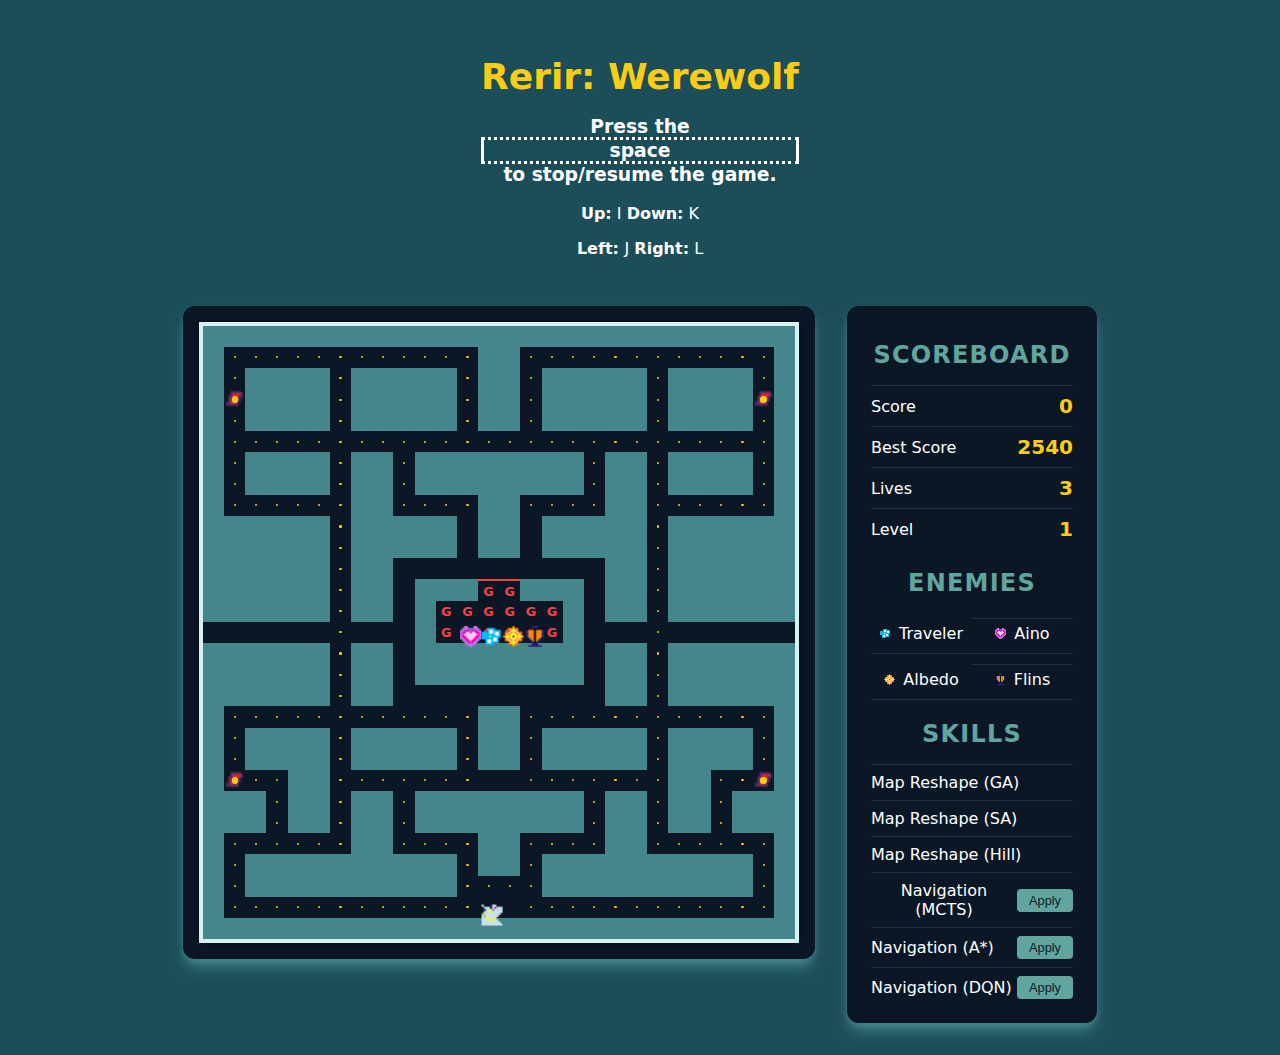
<file: final/index.html>
<!DOCTYPE html>
<html lang="en">
<head>
    <meta charset="UTF-8">
    <meta name="viewport" content="width=device-width, initial-scale=1.0">
    <link rel="icon" type="image/png" href="characters/Rerir.png">
    <link rel="stylesheet" href="style.css">
    
    <title>Pac-Man</title>
</head>
<body>
    <!-- <audio id="bgm" src="To Light the Aeon Dark.mp3" autoplay loop></audio> -->
    <div class="header-container">
        <h1 class="header-title">Rerir: Werewolf</h1>
        <h3 >  Press the <div class="border">space</div> to stop/resume the game.</h3>
       <p><strong>Up:</strong> I <space></space><strong>Down:</strong> K </p>

       <p><strong>Left: </strong>J <strong>Right:</strong> L</p>
    </div>

    <div class="game-area-container">

        <div class="maze-card">
            <div id="maze-grid">
                </div>
        </div>

        <div class="scoreboard">
            <h2 class="scoreboard-title">Scoreboard</h2>
            <div class="score-item">
                <span class="score-label">Score</span>
                <span class="score-value" id="current-score">0</span>
            </div>
            <div class="score-item">
                <span class="score-label">Best Score</span>
                <span class="score-value" id="high-score">2540</span>
            </div>
            <div class="score-item">
                <span class="score-label">Lives</span>
                <span class="score-value" id="lives">1</span>
            </div>
            <div class="score-item">
                <span class="score-label">Level</span>
                <span class="score-value" id="level">1</span>
            </div>

            <h2 class="scoreboard-title">Enemies</h2>

            <div class="enemy-row">
                <div class="score-item enemy-item">
                    <img src="characters/traveler.png"/>
                    <span class="score-label">Traveler</span>
                </div>
                <div class="score-item enemy-item">
                    <img src="characters/Aino.png"/>
                    <span class="score-label">Aino</span>
                </div>
            </div>

            <div class="enemy-row">
                <div class="score-item enemy-item">
                    <img src="characters/Albedo.png"/>
                    <span class="score-label">Albedo</span>
                </div>
                <div class="score-item enemy-item">
                    <img src="characters/Flins.png"/>
                    <span class="score-label">Flins</span>
                </div>
            </div>


            <h2 class="scoreboard-title">Skills</h2>
            <div class="score-item">
                <span class="score-label">Map Reshape (GA)</span>
                <span class="score-value" id="current-score"></span>
            </div>
            <div class="score-item">
                <span class="score-label">Map Reshape (SA)</span>
                <span class="score-value" id="current-score"></span>
            </div>
            <div class="score-item">
                <span class="score-label">Map Reshape (Hill)</span>
                <span class="score-value" id="current-score"></span>
            </div>
            <div class="score-item">
                <span class="score-label">Navigation (MCTS)</span>
                <span class="score-value">
                    <button class="ai-control-btn" data-algorithm="mcts">Apply</button>
                </span>
       
            </div>
            <div class="score-item">
                <span class="score-label">Navigation (A*)</span>
                <span class="score-value">
                    <button class="ai-control-btn" data-algorithm="a_star">Apply</button>
                </span>
            </div>
            <div class="score-item">
                <span class="score-label">Navigation (DQN)</span>
                <span class="score-value">
                    <button class="ai-control-btn" data-algorithm="dqn">Apply</button>
                </span>
            </div>
        </div>

    </div>
    
    <script src="script.js"></script>
    
</body>
</html>
</file>
<file: final/style.css>
* {
    box-sizing: border-box;
}

:root {
    --color-bg-dark: #111827;
    --color-bg-card: #1f2937;
    --color-wall-blue: #1e3a8a;
    --color-yellow: #facc15;
    --color-gray: #9ca3af;
    --color-red: #ef4444;
    
    --color-moon-1: #0C1726;
    --color-moon-2: #1C4E59;
    --color-moon-3: #45858C;
    --color-moon-4: #60A69F;
    --color-moon-5: #D5F2EF;
    
}

body {
    display: flex;
    flex-direction: column;
    align-items: center;
    gap: 2rem;
    min-height: 100vh;
    background-color: var(--color-moon-2);
    color: white;
    padding: 2rem 1rem;
    font-family: system-ui, -apple-system, BlinkMacSystemFont, "Segoe UI", Roboto, "Helvetica Neue", Arial, sans-serif;
    margin: 0;
}

.border{
    border-style:dotted solid;
}

/* Header Styling */
.header-container {
    text-align: center;
    margin-bottom: 0;
}

.header-title {
    font-size: 2.25rem;
    font-weight: 800;
    color: var(--color-yellow);
    margin-bottom: 0.5rem;
}

.header-subtitle {
    color: var(--color-gray);
}

/* Legend Card Styling */
.legend-card {
    margin-top: 0;
    padding: 0.5rem;
    background-color: var(--color-moon-1);
    border-radius: 0.75rem;
    box-shadow: 0 10px 15px -3px rgba(68, 133, 140, 1), 0 4px 6px -2px rgba(68, 133, 140, 1);
    width: 100%;
    max-width: 28rem;
    text-align: center;
}

.legend-title {
    font-size: 1.25rem;
    font-weight: 600;
    color: var(--color-moon-4);
    margin-bottom: 0.75rem;
}

.legend-grid {
    display: grid;
    grid-template-columns: repeat(2, 1fr);
    gap: 0.5rem;
    font-size: 0.875rem;
    max-width: 300px;
    margin: 0.75rem auto 0;
    text-align: left;
}

/* Utility classes for legend items (DOTS, SYMBOLS, WALL) */
.legend-symbol-wall {
    display: inline-block;
    width: 1rem;
    height: 1rem;
    background-color: var(--color-moon-3);
    margin-right: 0.5rem;
    border-radius: 0.125rem;
}
.legend-symbol-wrapper {
    display: inline-flex;
    justify-content: center;
    align-items: center;
    width: 1rem;
    height: 1rem;
    margin-right: 0.5rem;
}

.legend-dot {
    border-radius: 50%;
    background-color: var(--color-yellow);
}

.pellet-dot {
    width: 0.25rem;
    height: 0.25rem;
}

.heart-fragment-dot {
    width: 0.5rem;
    height: 0.5rem;
}

.legend-ghost-symbol {
    color: var(--color-red);
    font-weight: bold;
    font-size: 0.75rem;
}

.legend-pacman-symbol {
    color: var(--color-yellow);
    font-weight: bold;
    font-size: 0.75rem;
}


.game-area-container {
    /* Set up Flexbox for horizontal arrangement */
    display: flex;
    justify-content: center; /* Center the whole area horizontally */
    align-items: flex-start; /* Align items to the top */
    gap: 2rem; /* Spacing between maze and scoreboard */
    width: 100%;
    flex-wrap: wrap; /* Allows the scoreboard to wrap below the maze on small screens */
    max-width: 1000px;
}

/* --- Maze Card Styling --- */
.maze-card {
    padding: 1rem;
    background-color: var(--color-moon-1);
    border-radius: 0.75rem;
    box-shadow: 0 10px 15px -3px rgba(68, 133, 140, 1), 0 4px 6px -2px rgba(68, 133, 140, 1);
    display: flex;
    justify-content: center;
    align-items: center;
    /* This will apply to screens > 768px */
    max-width: calc(600px + 2rem);
    width: 100%;
    flex-shrink: 0;
    overflow: hidden;
}

/* --- Maze Grid Core CSS (Inside the Card) --- */
#maze-grid {
    display: grid;
    grid-template-columns: repeat(28, 1fr);
    width: 100%;
    aspect-ratio: 28 / 29;
    border: 4px solid var(--color-moon-5);
    box-shadow: 0 0 10px rgba(0, 0, 0, 0.5);
    user-select: none;

    /* Allows absolute positioning of Pac-Man and Ghosts */
    position: relative;
}


.scoreboard {
    padding: 1rem 1.5rem;
    background-color: var(--color-moon-1);
    border-radius: 0.75rem;
    box-shadow: 0 10px 15px -3px rgba(68, 133, 140, 1), 0 4px 6px -2px rgba(68, 133, 140, 1);

    width: 100%;
    min-width: 200px;
    max-width: 250px;
    text-align: center;
    flex-grow: 1;
}

.scoreboard-title {
    font-size: 1.5rem;
    font-weight: 700;
    color: var(--color-moon-4);
    margin-bottom: 1rem;
    text-transform: uppercase;
    letter-spacing: 0.05em;
}

.score-item {
    display: flex;
    justify-content: space-between;
    align-items: center;
    padding: 0.5rem 0;
    border-top: 1px solid rgba(255, 255, 255, 0.1);
}

.score-item:first-child {
    border-top: none;
}

.score-label {
    font-size: 1rem;
    color: var(--color-gray);
    font-weight: 500;
}

.score-value {
    font-size: 1.25rem;
    color: var(--color-yellow);
    font-weight: 800;
}

.scoreboard .enemy-row {
    display: flex; 
    justify-content: space-around; 
    
    align-items: center;
    margin-bottom: 5px; 
    padding: 5px 0; 
    border-bottom: 1px solid rgba(255, 255, 255, 0.1);
}

.scoreboard .enemy-row .enemy-item {
    flex: 1; 
    text-align: center; 
    display: flex; 
    align-items: center;
    justify-content: center;
    gap: 8px;
    padding: 5px 0;
}

.scoreboard .score-title {
    margin-bottom: 10px; 
}

.scoreboard .score-item .score-icon {
    font-size: 1.2rem;
}

.scoreboard .score-item .score-label {
    font-size: 1rem; 
    color: var(--color-text-light);
}

.pacman-graphic {
    position: absolute;
    transition: transform var(--game-speed) linear;
    z-index: 10;


    background-image: url('characters/Rerir.png');
    background-size: contain; /* Ensures the image fits within the element */
    background-repeat: no-repeat;
    background-position: center;
}

.cell.heart-fragment {
    background-color: transparent; 
    border-radius: 50%;
    
    background-image: url('Elements/HeartFragment.png'); 
    background-size: contain; /* Ensure the image fits within the cell */
    background-repeat: no-repeat; /* Don't repeat the image */
    background-position: center; /* Center the image in the cell */
    
    /* Adjust padding/margin */
    /* padding: 2px; */ 
    /* margin: 2px; */ 
}

/* Maze Cell Styling */
.cell {
    aspect-ratio: 1 / 1;
    display: flex;
    justify-content: center;
    align-items: center;
}

.wall {
    background-color: var(--color-moon-3);
}

.path, .pellet, .heart-fragment, .ghost-cage, .pacman-start {
    background-color: var(--color-moon-1);
}

.pellet::after {
    content: '';
    width: 10%;
    height: 10%;
    background-color: var(--color-yellow);
    border-radius: 50%;
}

.heart-fragment::after {
    content: '';
    width: 30%;
    height: 30%;
    background-color: var(--color-yellow);
    border-radius: 50%;
    animation: pulse 1s infinite alternate;
}

.pacman-start::after {
    content: '';
}

.ghost-cage::after {
    content: 'G';
    font-size: 0.8rem;
    color: var(--color-red);
    font-weight: bold;
}

.ghost-gate {
    background-color: transparent !important;
    border-top: 2px solid var(--color-red);
    height: 100%;
    width: 100%;
}

/* 1. Traveler */
.traveler-graphic {
    background-image: url('characters/traveler.png'); 
    background-size: contain; 
    background-repeat: no-repeat;
    background-position: center;

    border-radius: 0; 
}

/* 2. Aino */
.aino-graphic {
    background-image: url('characters/Aino.png'); 
    background-size: contain; 
    background-repeat: no-repeat;
    background-position: center;

    border-radius: 0; 
}

/* 3. Flins */
.flins-graphic {
    background-image: url('characters/Flins.png'); 
    background-size: contain; 
    background-repeat: no-repeat;
    background-position: center;

    border-radius: 0; 
}

/* 4. Albedo */
.albedo-graphic {
    background-image: url('characters/Albedo.png'); 
    background-size: contain; 
    background-repeat: no-repeat;
    background-position: center;

    border-radius: 0; 
}

.ghost-graphic {
    position: absolute;
    transition: transform var(--game-speed) linear;
    z-index: 5;

    width: auto;
    height: auto;

    border-radius: 0;
    background-size: contain;
    background-repeat: no-repeat;
    background-position: center;
}

.ai-control-btn {
    background-color: var(--color-moon-4);
    color: var(--color-bg-dark);
    border: none;
    padding: 0.25rem 0.75rem;
    border-radius: 4px;
    cursor: pointer;
    font-size: 0.8rem;
    transition: background-color 0.2s, transform 0.1s;
}

.ai-control-btn:hover {
    background-color: var(--color-yellow);
}

.ai-control-btn:active {
    transform: scale(0.98);
}

/* Emphasis the selected algorithm */
.ai-control-btn.active-algo {
    background-color: var(--color-red);
    color: white;
    font-weight: bold;
    box-shadow: 0 0 5px rgba(255, 0, 0, 0.5);
}

.scoreboard .score-value {
    display: flex;
    justify-content: flex-end;
    align-items: center;
}

@keyframes pulse {
    from { opacity: 1; }
    to { opacity: 0.5; }
}

@media (max-width: 768px) {

    /* 1. Game Area Layout Adjustments (Force vertical layout on mobile) */
    .game-area-container {
        flex-direction: column;
        align-items: center;
        gap: 1rem;
        padding: 0 0.5rem;
        max-width: 100%;
    }

    /* 2. Maze Card Scaling (Force scaling on mobile) */
    .maze-card {
        max-width: 98%;
        width: 98%; /* Allow JS to control final pixel size */
        padding: 0.5rem;
        order: -1;
    }

    /* 3. Maze Grid Visual Adjustments */
    #maze-grid {
        border-width: 2px;
    }

    /* 4. Scoreboard Scaling (Allow scoreboard to fill mobile width) */
    .scoreboard {
        max-width: 98vw;
    }
}
</file>
